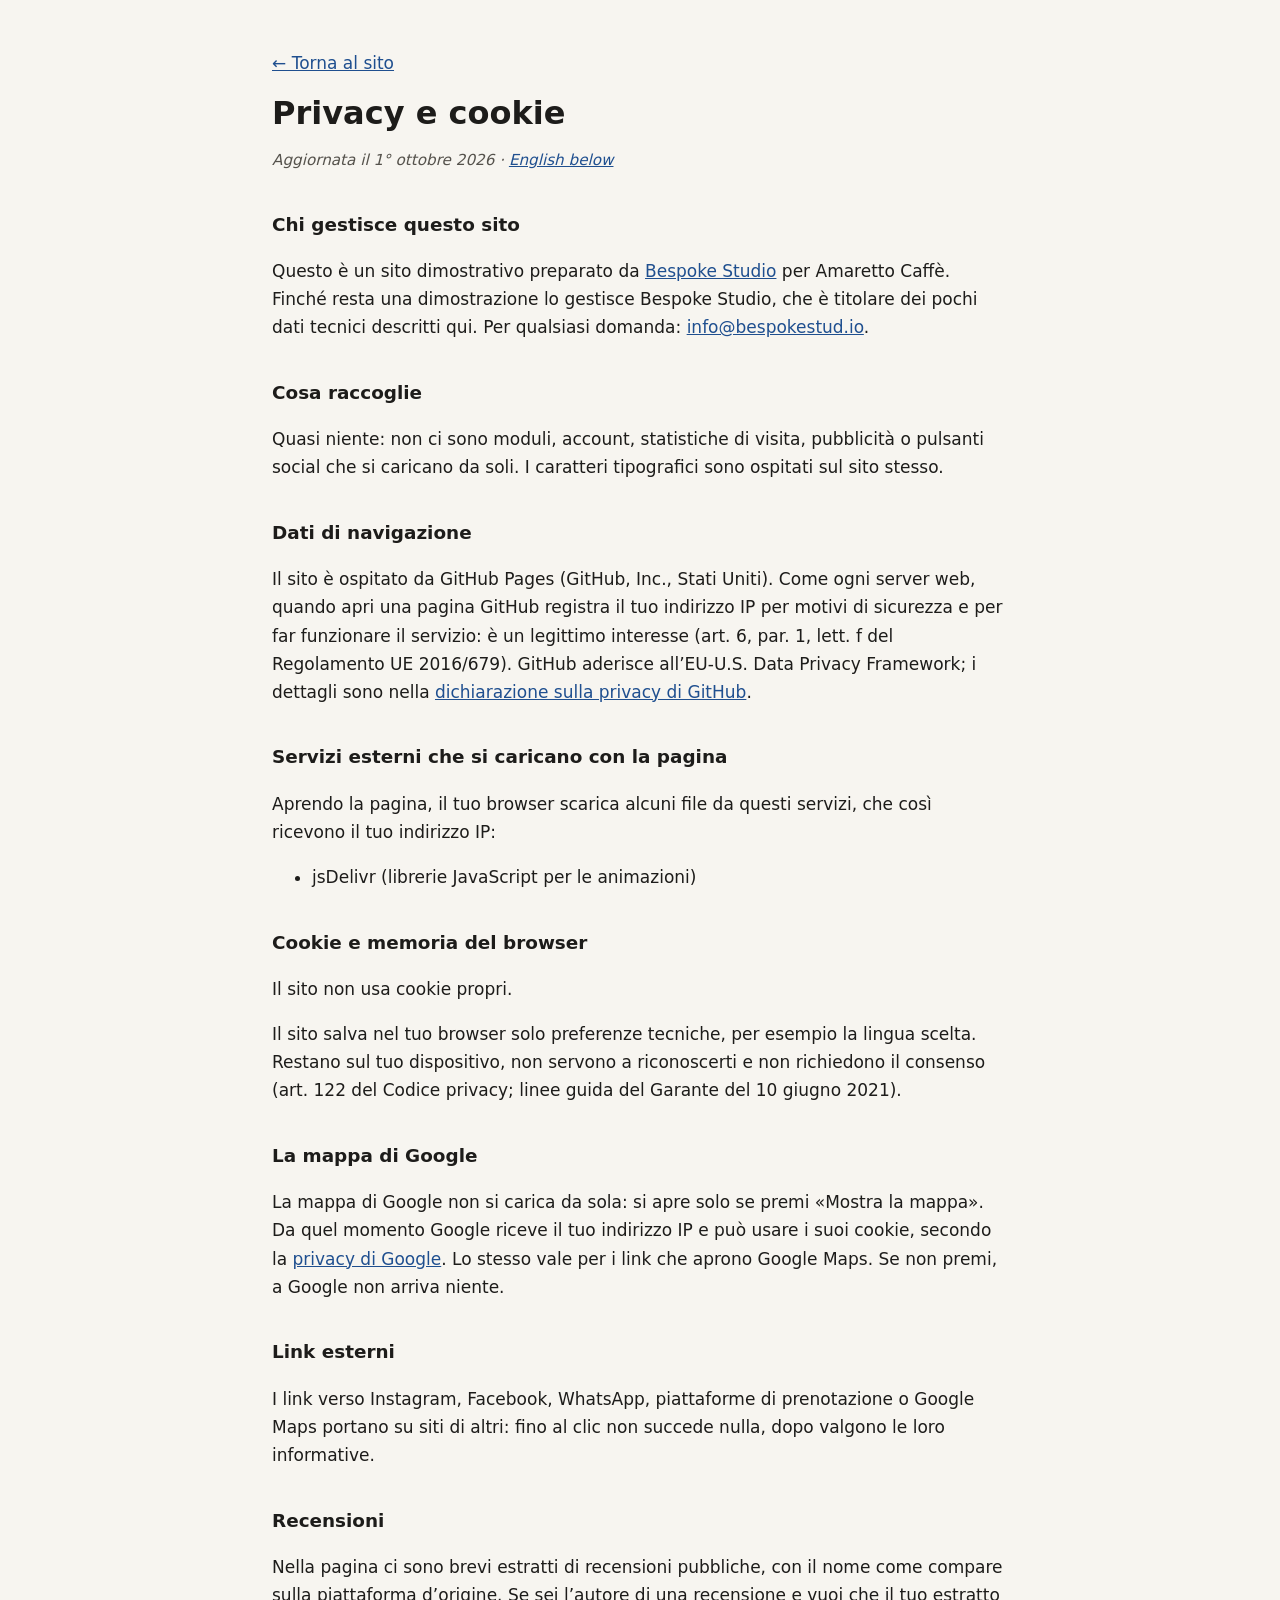
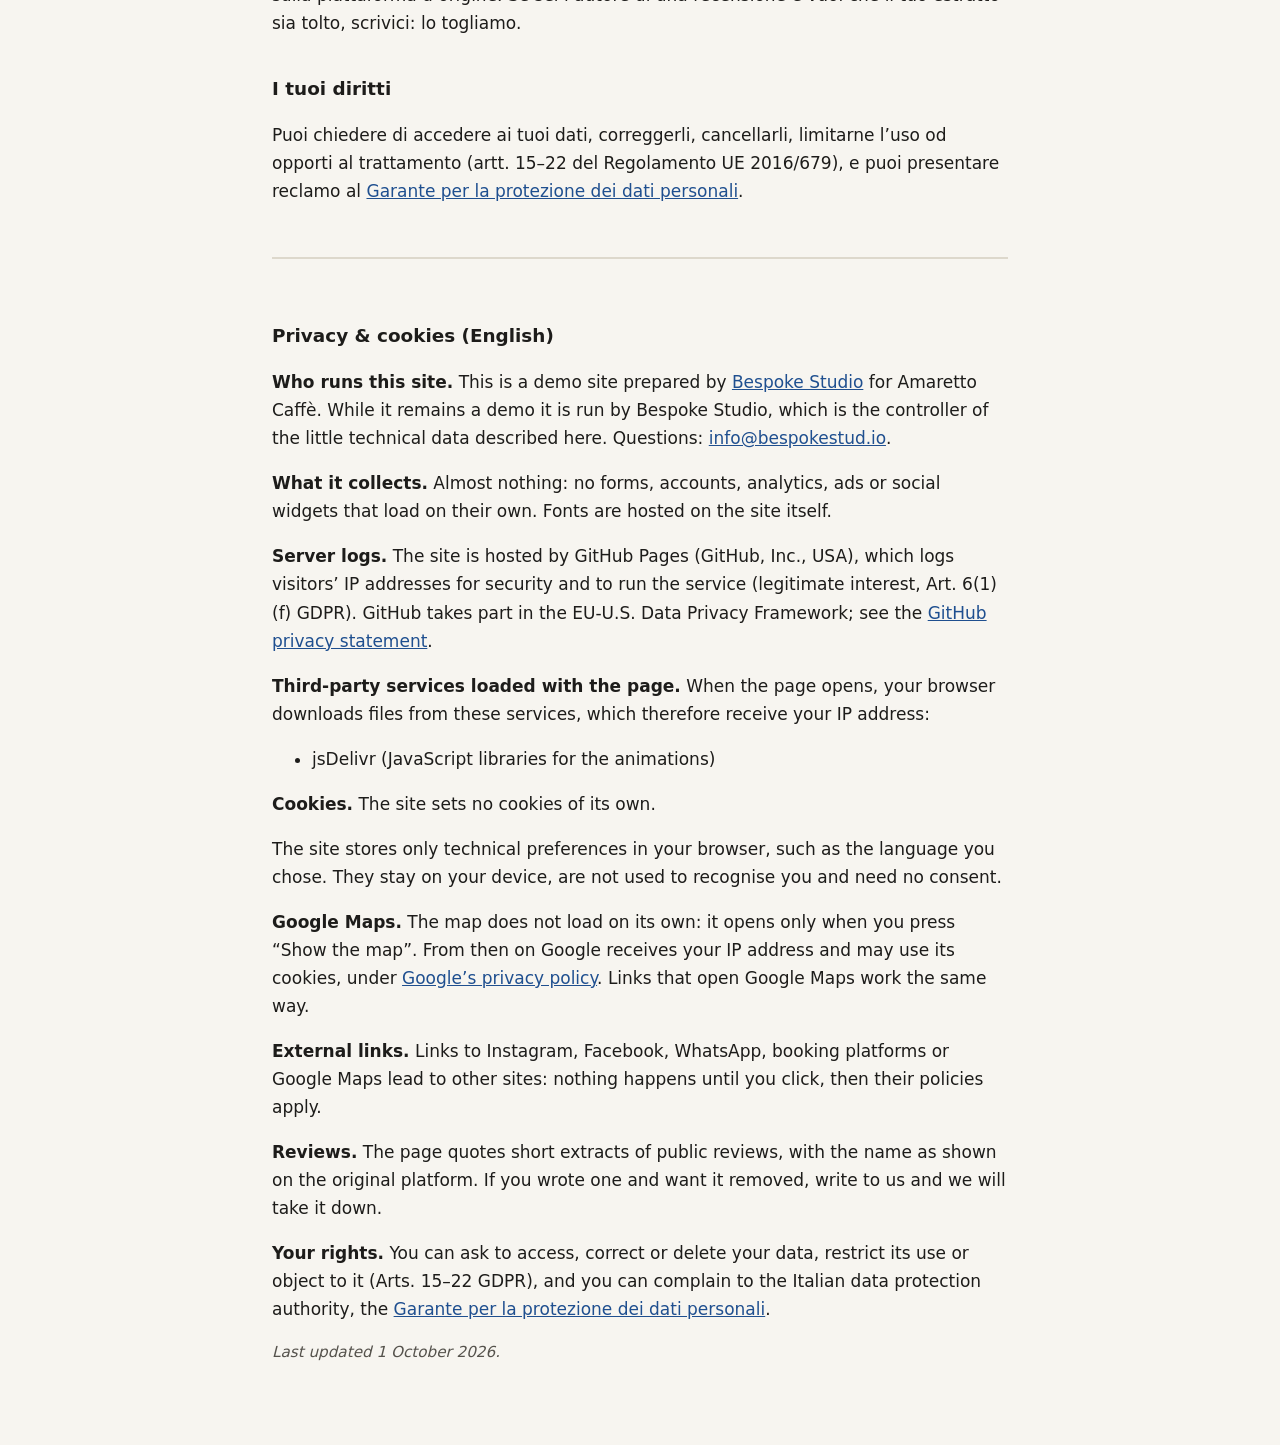
<file: privacy.html>
<!DOCTYPE html>
<html lang="it">
<head>
  <meta charset="UTF-8">
  <meta name="viewport" content="width=device-width, initial-scale=1.0">
  <meta name="robots" content="noindex">
  <title>Privacy e cookie · Amaretto Caffè</title>
  <meta name="description" content="Informativa privacy e cookie del sito Amaretto Caffè.">
  <style>
    body { margin: 0; background: #f7f5f0; color: #1d1c1a; font: 17px/1.65 system-ui, -apple-system, "Segoe UI", Roboto, sans-serif; }
    main { max-width: 46rem; margin: 0 auto; padding: 32px 20px 64px; }
    h1 { font-size: 2rem; line-height: 1.2; margin: 0.4em 0 0.2em; }
    h2 { font-size: 1.15rem; margin: 2em 0 0.4em; }
    a { color: #1f4f8f; }
    .data { color: #55524c; font-style: italic; font-size: 0.95rem; }
    .en { margin-top: 3em; padding-top: 1.5em; border-top: 2px solid #ddd8cc; }
    code { font-size: 0.9em; background: #ebe7dc; padding: 0 4px; border-radius: 3px; }
  </style>
</head>
<body>
<main>
  <p><a href="index.html">← Torna al sito</a></p>
  <h1>Privacy e cookie</h1>
  <p class="data">Aggiornata il 1° ottobre 2026 · <a href="#english" lang="en">English below</a></p>
  <h2>Chi gestisce questo sito</h2>
  <p>Questo è un sito dimostrativo preparato da <a href="https://bespokestud.io" rel="noopener">Bespoke Studio</a> per Amaretto Caffè. Finché resta una dimostrazione lo gestisce Bespoke Studio, che è titolare dei pochi dati tecnici descritti qui. Per qualsiasi domanda: <a href="mailto:info@bespokestud.io">info@bespokestud.io</a>.</p>
  <h2>Cosa raccoglie</h2>
  <p>Quasi niente: non ci sono moduli, account, statistiche di visita, pubblicità o pulsanti social che si caricano da soli. I caratteri tipografici sono ospitati sul sito stesso.</p>
  <h2>Dati di navigazione</h2>
  <p>Il sito è ospitato da GitHub Pages (GitHub, Inc., Stati Uniti). Come ogni server web, quando apri una pagina GitHub registra il tuo indirizzo IP per motivi di sicurezza e per far funzionare il servizio: è un legittimo interesse (art. 6, par. 1, lett. f del Regolamento UE 2016/679). GitHub aderisce all’EU-U.S. Data Privacy Framework; i dettagli sono nella <a href="https://docs.github.com/site-policy/privacy-policies/github-general-privacy-statement" rel="noopener">dichiarazione sulla privacy di GitHub</a>.</p>
  <h2>Servizi esterni che si caricano con la pagina</h2>
  <p>Aprendo la pagina, il tuo browser scarica alcuni file da questi servizi, che così ricevono il tuo indirizzo IP:</p>
  <ul><li>jsDelivr (librerie JavaScript per le animazioni)</li></ul>
  <h2>Cookie e memoria del browser</h2>
  <p>Il sito non usa cookie propri.</p>
  <p>Il sito salva nel tuo browser solo preferenze tecniche, per esempio la lingua scelta. Restano sul tuo dispositivo, non servono a riconoscerti e non richiedono il consenso (art. 122 del Codice privacy; linee guida del Garante del 10 giugno 2021).</p>
  <h2>La mappa di Google</h2>
  <p>La mappa di Google non si carica da sola: si apre solo se premi «Mostra la mappa». Da quel momento Google riceve il tuo indirizzo IP e può usare i suoi cookie, secondo la <a href="https://policies.google.com/privacy?hl=it" rel="noopener">privacy di Google</a>. Lo stesso vale per i link che aprono Google Maps. Se non premi, a Google non arriva niente.</p>
  <h2>Link esterni</h2>
  <p>I link verso Instagram, Facebook, WhatsApp, piattaforme di prenotazione o Google Maps portano su siti di altri: fino al clic non succede nulla, dopo valgono le loro informative.</p>
  <h2>Recensioni</h2>
  <p>Nella pagina ci sono brevi estratti di recensioni pubbliche, con il nome come compare sulla piattaforma d’origine. Se sei l’autore di una recensione e vuoi che il tuo estratto sia tolto, scrivici: lo togliamo.</p>
  <h2>I tuoi diritti</h2>
  <p>Puoi chiedere di accedere ai tuoi dati, correggerli, cancellarli, limitarne l’uso od opporti al trattamento (artt. 15–22 del Regolamento UE 2016/679), e puoi presentare reclamo al <a href="https://www.garanteprivacy.it" rel="noopener">Garante per la protezione dei dati personali</a>.</p>
  <div class="en" id="english" lang="en">
    <h2>Privacy &amp; cookies (English)</h2>
    <p><strong>Who runs this site.</strong> This is a demo site prepared by <a href="https://bespokestud.io" rel="noopener">Bespoke Studio</a> for Amaretto Caffè. While it remains a demo it is run by Bespoke Studio, which is the controller of the little technical data described here. Questions: <a href="mailto:info@bespokestud.io">info@bespokestud.io</a>.</p>
    <p><strong>What it collects.</strong> Almost nothing: no forms, accounts, analytics, ads or social widgets that load on their own. Fonts are hosted on the site itself.</p>
    <p><strong>Server logs.</strong> The site is hosted by GitHub Pages (GitHub, Inc., USA), which logs visitors’ IP addresses for security and to run the service (legitimate interest, Art. 6(1)(f) GDPR). GitHub takes part in the EU-U.S. Data Privacy Framework; see the <a href="https://docs.github.com/site-policy/privacy-policies/github-general-privacy-statement" rel="noopener">GitHub privacy statement</a>.</p>
    <p><strong>Third-party services loaded with the page.</strong> When the page opens, your browser downloads files from these services, which therefore receive your IP address:</p><ul><li>jsDelivr (JavaScript libraries for the animations)</li></ul>
    <p><strong>Cookies.</strong> The site sets no cookies of its own.</p>
    <p>The site stores only technical preferences in your browser, such as the language you chose. They stay on your device, are not used to recognise you and need no consent.</p>
    <p><strong>Google Maps.</strong> The map does not load on its own: it opens only when you press “Show the map”. From then on Google receives your IP address and may use its cookies, under <a href="https://policies.google.com/privacy?hl=en" rel="noopener">Google’s privacy policy</a>. Links that open Google Maps work the same way.</p>
    <p><strong>External links.</strong> Links to Instagram, Facebook, WhatsApp, booking platforms or Google Maps lead to other sites: nothing happens until you click, then their policies apply.</p>
    <p><strong>Reviews.</strong> The page quotes short extracts of public reviews, with the name as shown on the original platform. If you wrote one and want it removed, write to us and we will take it down.</p>
    <p><strong>Your rights.</strong> You can ask to access, correct or delete your data, restrict its use or object to it (Arts. 15–22 GDPR), and you can complain to the Italian data protection authority, the <a href="https://www.garanteprivacy.it" rel="noopener">Garante per la protezione dei dati personali</a>.</p>
    <p class="data">Last updated 1 October 2026.</p>
  </div>
</main>
</body>
</html>
</file>
